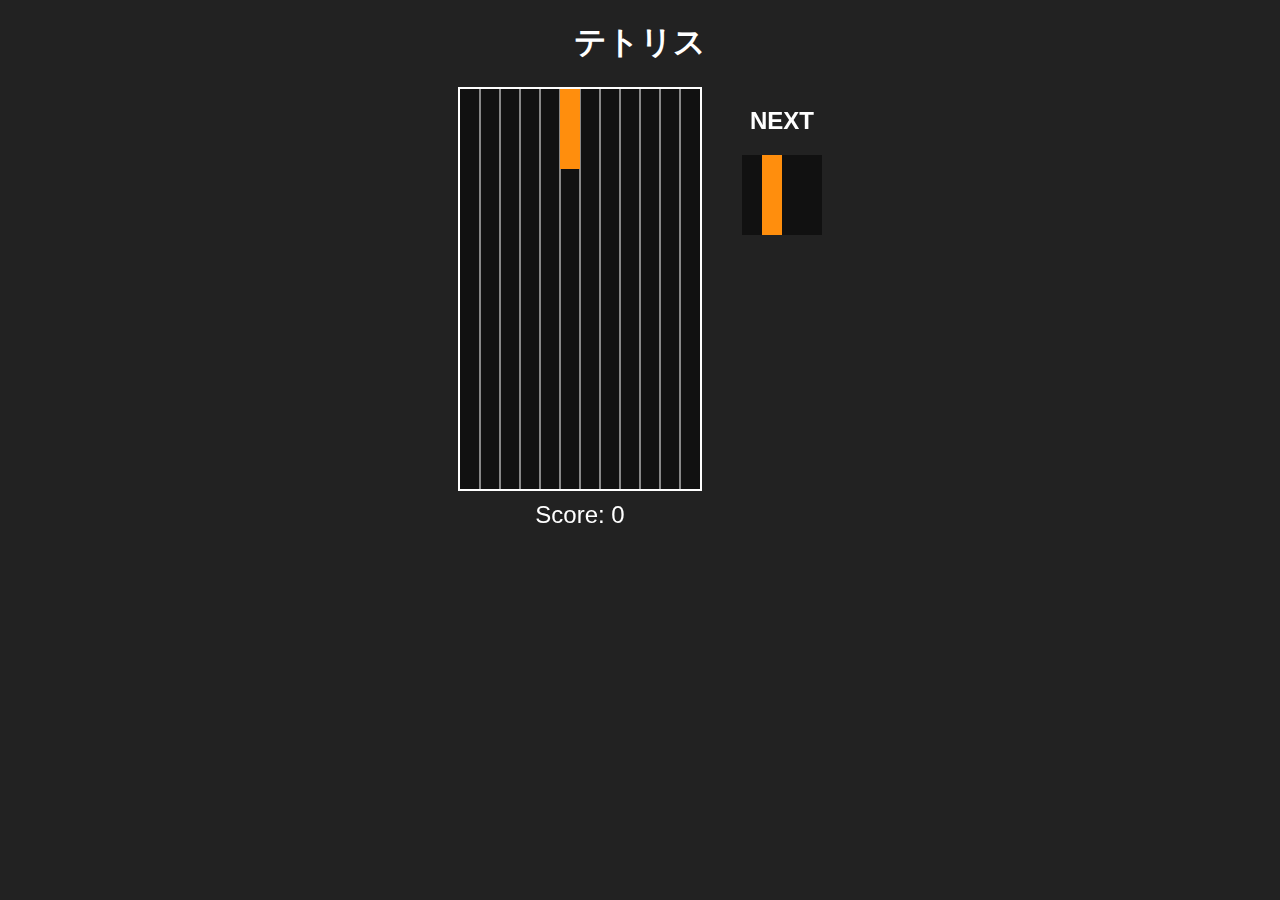
<file: index.html>
<!DOCTYPE html>
<html lang="ja">
<head>
  <meta charset="UTF-8">
  <meta name="viewport" content="width=device-width, initial-scale=1.0">
  <title>テトリス</title>
  <link rel="stylesheet" href="src/style.css">
</head>
<body>
  <h1>テトリス</h1>
  <div style="display: flex; justify-content: center; align-items: flex-start; gap: 40px;">
    <div>
      <canvas id="tetris" width="240" height="400"></canvas>
  <div id="score">Score: 0</div>
  <button id="restart" style="display:none; margin-top:20px; font-size:1.2em;">再スタート</button>
    </div>
    <div>
      <h2>NEXT</h2>
      <canvas id="next" width="80" height="80"></canvas>
    </div>
  </div>
  <script src="src/tetris.js"></script>
</body>
</html>
</file>
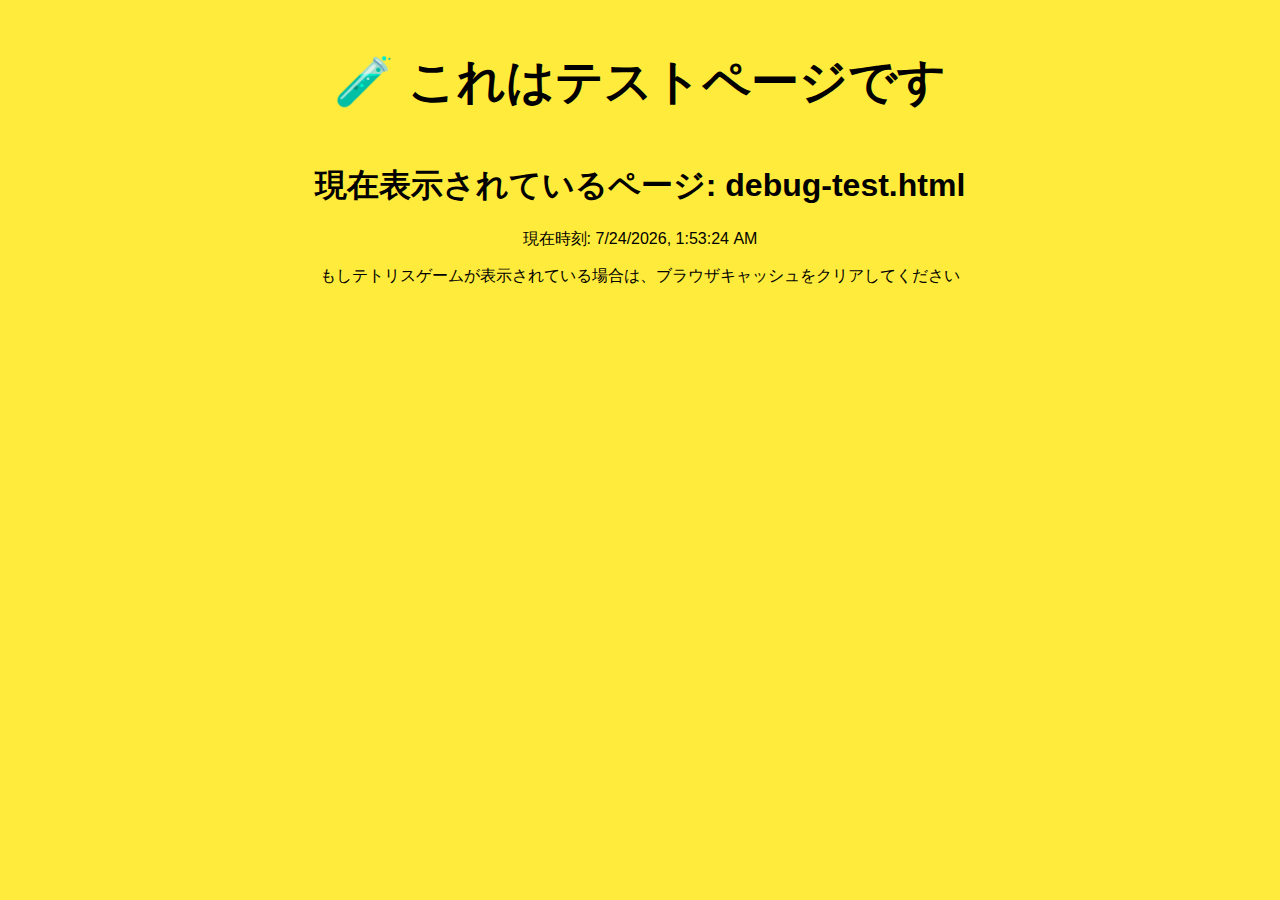
<file: debug-test.html>
<!DOCTYPE html>
<html>
<head>
    <title>ページ識別テスト</title>
    <style>
        body {
            font-family: Arial, sans-serif;
            margin: 20px;
            background: #ffeb3b;
            color: #000;
            text-align: center;
        }
        .big-text {
            font-size: 48px;
            font-weight: bold;
            margin: 50px 0;
        }
    </style>
</head>
<body>
    <div class="big-text">🧪 これはテストページです</div>
    <h1>現在表示されているページ: debug-test.html</h1>
    <p>現在時刻: <span id="time"></span></p>
    <p>もしテトリスゲームが表示されている場合は、ブラウザキャッシュをクリアしてください</p>
    
    <script>
        document.getElementById('time').textContent = new Date().toLocaleString();
        console.log('DEBUG: debug-test.htmlが正しく読み込まれました');
        alert('これはdebug-test.htmlです。テトリスゲームではありません。');
    </script>
</body>
</html>
</file>
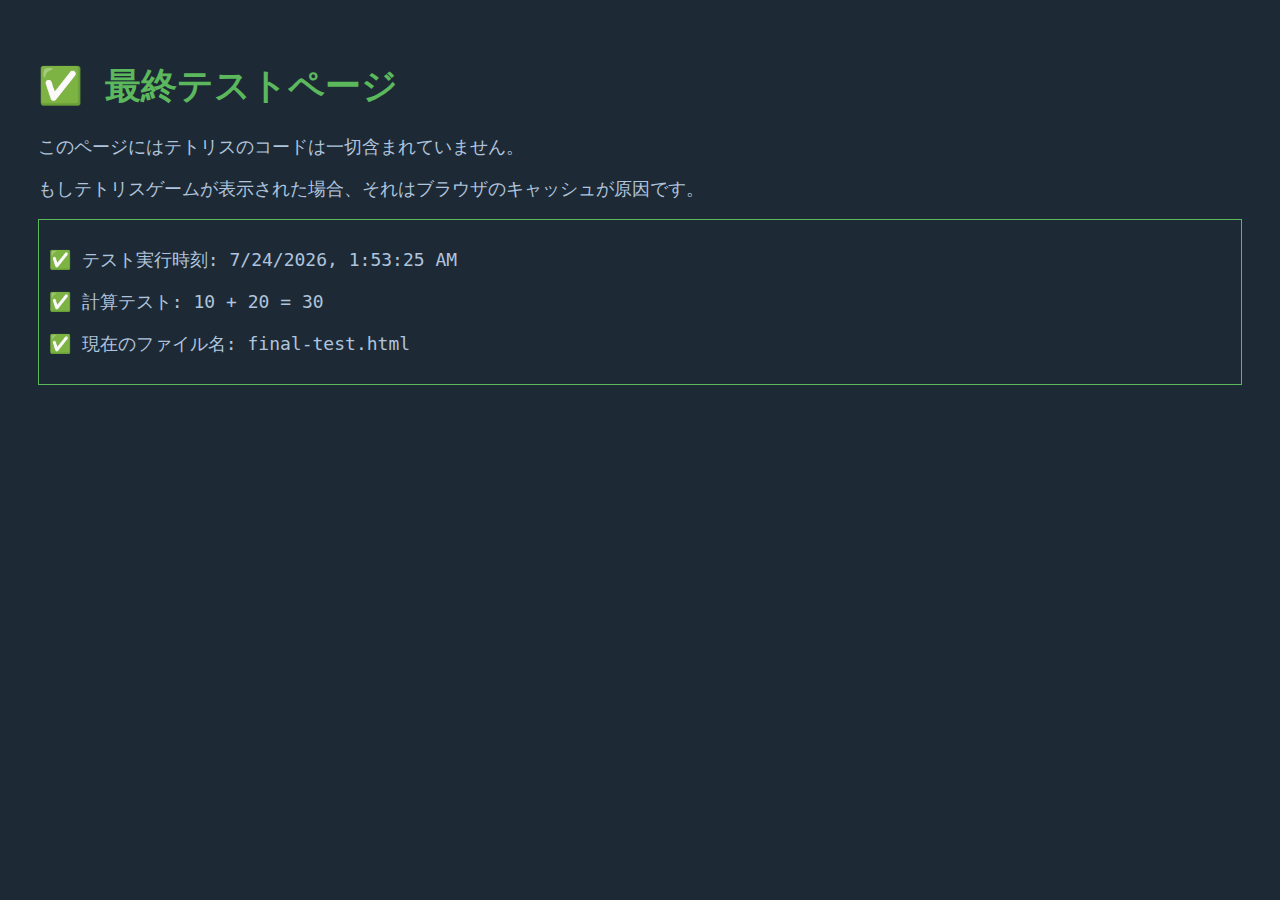
<file: final-test.html>
<!DOCTYPE html>
<html lang="ja">
<head>
    <meta charset="UTF-8">
    <title>最終テストページ</title>
    <style>
        body { 
            background: #1d2a35; 
            color: #b0c4de; 
            font-family: monospace; 
            font-size: 18px;
            padding: 30px;
        }
        h1 { color: #5cb85c; }
        .result { 
            border: 1px solid #5cb85c;
            padding: 10px;
            margin-top: 10px;
        }
    </style>
</head>
<body>
    <h1>✅ 最終テストページ</h1>
    <p>このページにはテトリスのコードは一切含まれていません。</p>
    <p>もしテトリスゲームが表示された場合、それはブラウザのキャッシュが原因です。</p>
    
    <div id="test-output" class="result"></div>

    <script>
        // このスクリプトは外部ファイルを読み込みません
        
        function runFinalTest() {
            const output = document.getElementById('test-output');
            
            // テスト1: 現在時刻の表示
            const time = new Date().toLocaleString();
            output.innerHTML += `<p>✅ テスト実行時刻: ${time}</p>`;
            
            // テスト2: 単純な計算
            const sum = 10 + 20;
            output.innerHTML += `<p>✅ 計算テスト: 10 + 20 = ${sum}</p>`;
            
            // テスト3: ページ識別
            output.innerHTML += `<p>✅ 現在のファイル名: final-test.html</p>`;
            
            console.log('Final Test Executed Successfully.');
        }
        
        // ページが完全に読み込まれた後にテストを実行
        window.onload = runFinalTest;
    </script>
</body>
</html>
</file>
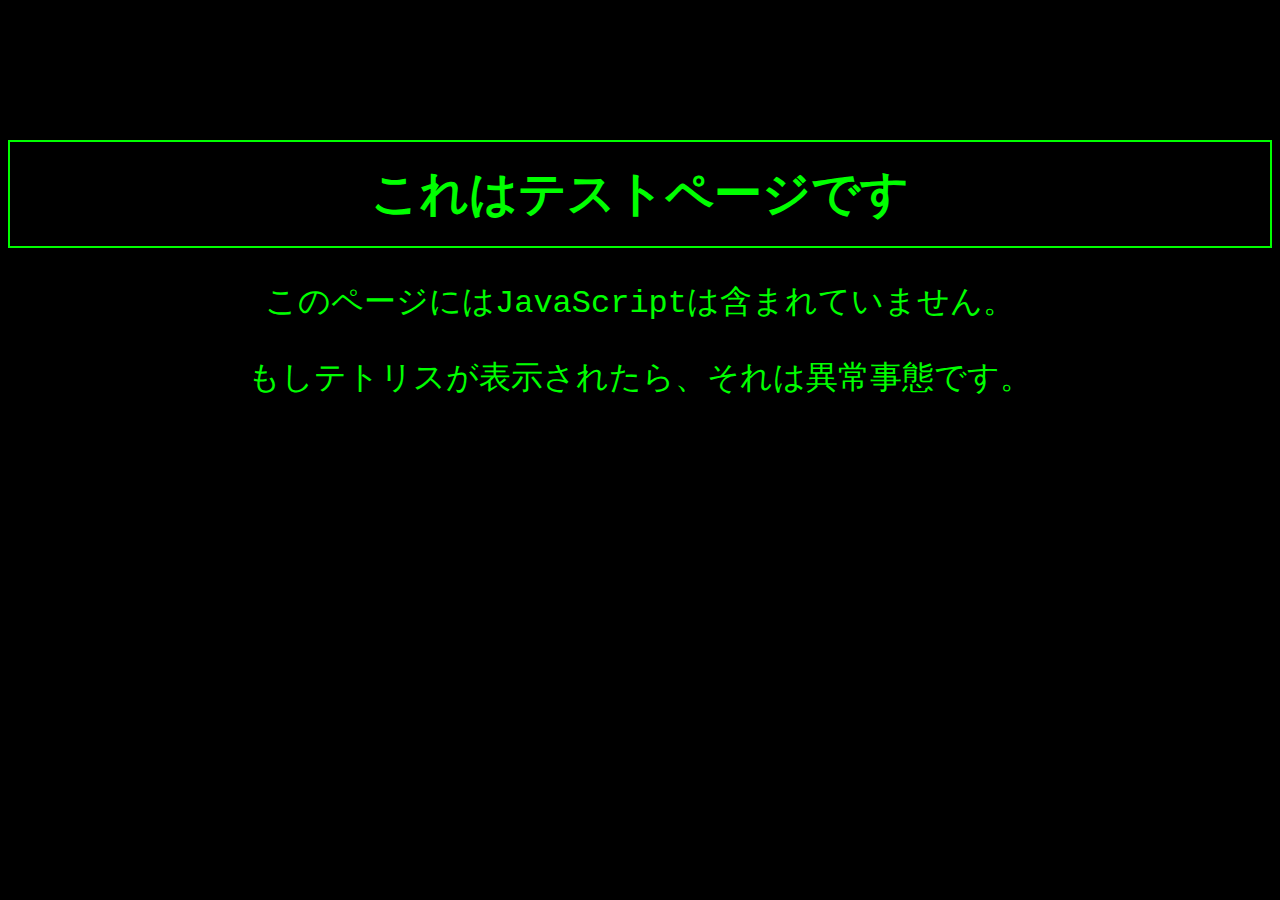
<file: proof.html>
<!DOCTYPE html>
<html lang="ja">
<head>
    <meta charset="UTF-8">
    <title>最終確認ページ</title>
    <style>
        body {
            background: #000;
            color: #0f0;
            font-family: 'Courier New', Courier, monospace;
            font-size: 24px;
            text-align: center;
            padding-top: 100px;
        }
        h1 {
            font-size: 48px;
            border: 2px solid #0f0;
            padding: 20px;
        }
        p {
            font-size: 32px;
        }
    </style>
</head>
<body>
    <h1>これはテストページです</h1>
    <p>このページにはJavaScriptは含まれていません。</p>
    <p>もしテトリスが表示されたら、それは異常事態です。</p>
</body>
</html>
</file>
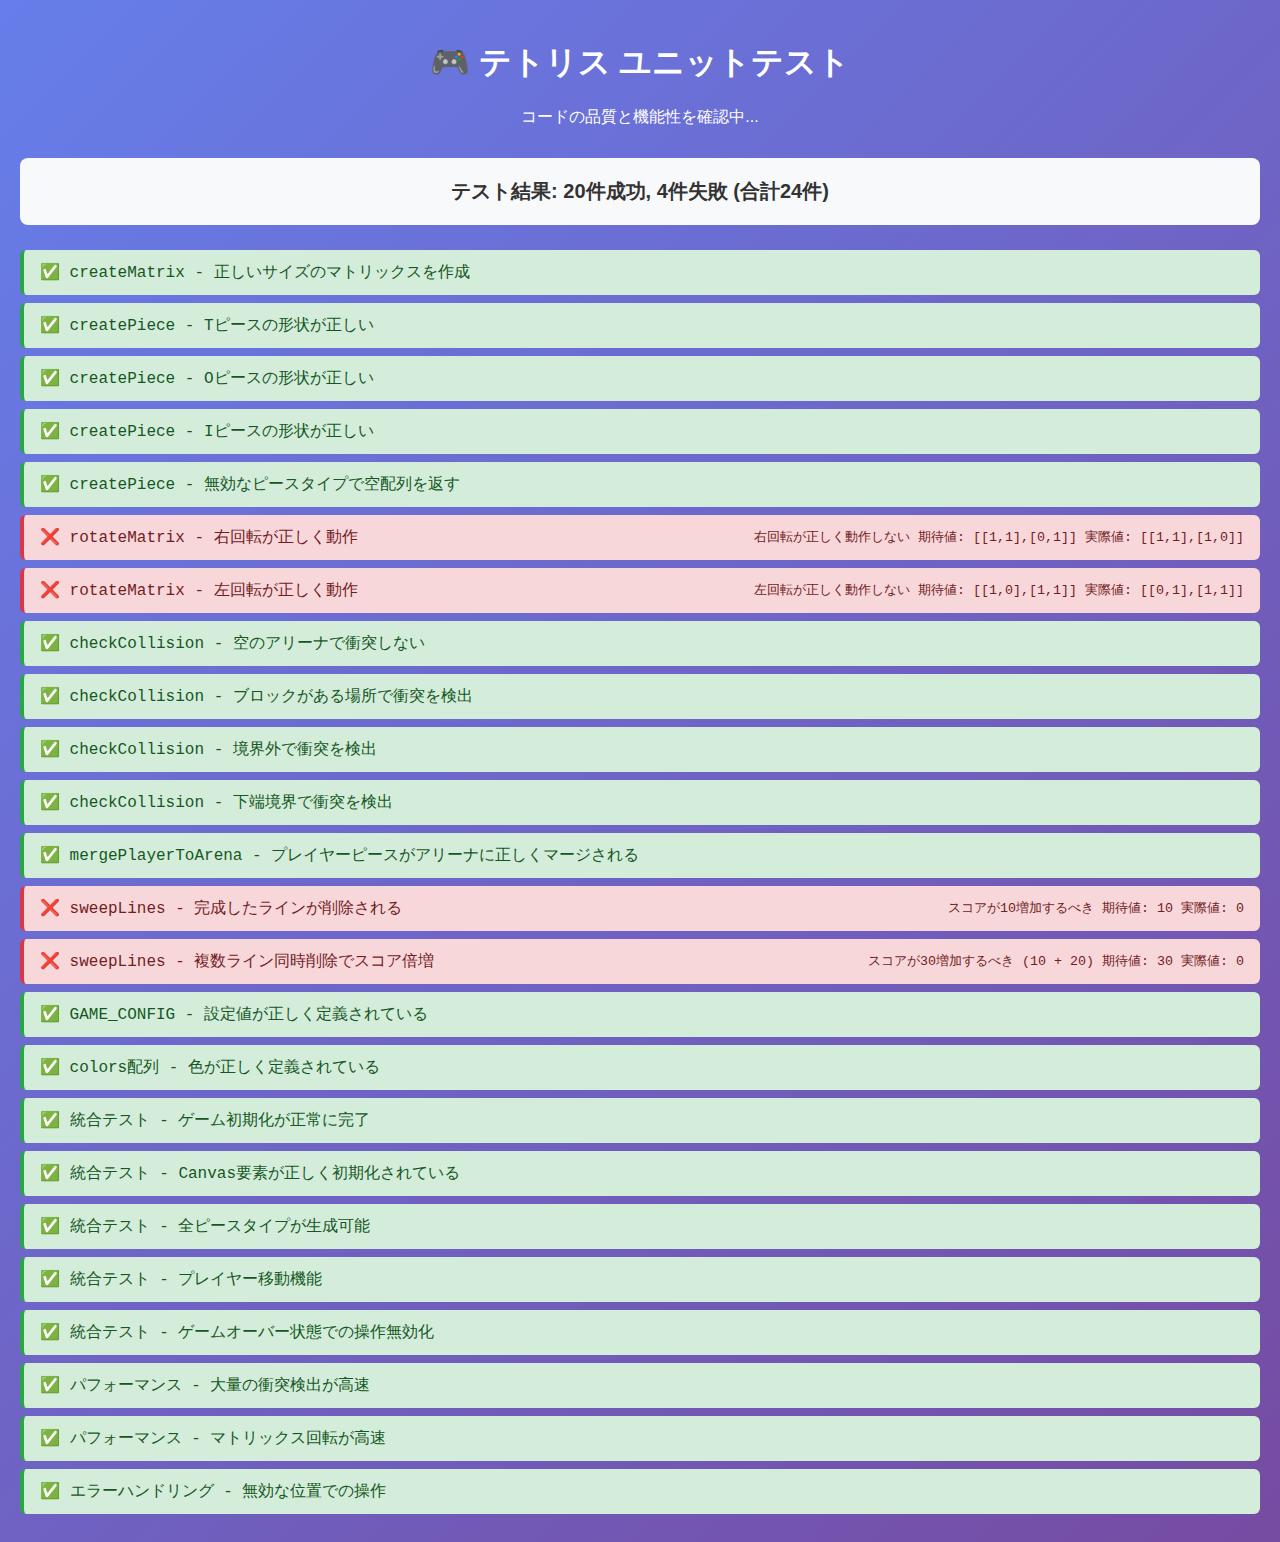
<file: test-runner.html>
<!DOCTYPE html>
<html lang="ja">
<head>
  <meta charset="UTF-8">
  <meta name="viewport" content="width=device-width, initial-scale=1.0">
  <title>テトリス テストランナー</title>
  <style>
    body {
      font-family: 'Segoe UI', Tahoma, Geneva, Verdana, sans-serif;
      margin: 0;
      padding: 20px;
      background: linear-gradient(135deg, #667eea 0%, #764ba2 100%);
      color: #333;
      min-height: 100vh;
    }
    
    .header {
      text-align: center;
      color: white;
      margin-bottom: 30px;
    }
    
    .test-container {
      background: white;
      padding: 25px;
      border-radius: 12px;
      margin-bottom: 20px;
      box-shadow: 0 8px 32px rgba(0,0,0,0.1);
      backdrop-filter: blur(10px);
    }
    
    .test-result {
      padding: 12px 16px;
      margin: 8px 0;
      border-radius: 6px;
      border-left: 4px solid;
      font-family: 'Courier New', monospace;
      display: flex;
      justify-content: space-between;
      align-items: center;
    }
    
    .test-pass {
      background: #d4edda;
      color: #155724;
      border-left-color: #28a745;
    }
    
    .test-fail {
      background: #f8d7da;
      color: #721c24;
      border-left-color: #dc3545;
    }
    
    .test-summary {
      font-size: 20px;
      font-weight: bold;
      margin: 25px 0;
      padding: 20px;
      background: #f8f9fa;
      border-radius: 8px;
      text-align: center;
    }
    
    .performance-info {
      font-size: 12px;
      color: #666;
      font-style: italic;
    }
    
    .loading {
      text-align: center;
      font-size: 18px;
      color: #666;
      margin: 40px 0;
    }
    
    .test-category {
      font-size: 18px;
      font-weight: bold;
      color: #495057;
      margin: 20px 0 10px 0;
      padding-bottom: 8px;
      border-bottom: 2px solid #e9ecef;
    }
    
    /* 非表示のcanvas要素 */
    #tetris, #next, #score, #restart {
      display: none !important;
    }
  </style>
</head>
<body>
  <div class="header">
    <h1>🎮 テトリス ユニットテスト</h1>
    <p>コードの品質と機能性を確認中...</p>
  </div>
  
  <div class="loading" id="loading">
    ⏳ テストを準備しています...
  </div>
  
  <!-- 非表示のゲーム要素（テスト用） -->
  <canvas id="tetris" width="240" height="400"></canvas>
  <canvas id="next" width="80" height="80"></canvas>
  <div id="score">Score: 0</div>
  <button id="restart">再スタート</button>
  
  <div id="test-results"></div>
  
  <script>
    // テスト専用: ゲームの自動開始を完全に無効化
    window.DISABLE_AUTO_START = true;
    
    // テトリスコアを読み込み（ゲームは開始されない）
  </script>
  <script src="tetris.js"></script>
  
  <script>
    // ローディング表示の制御
    document.addEventListener('DOMContentLoaded', () => {
      console.log('テストページが読み込まれました');
      
      // ローディング表示を更新
      const loading = document.getElementById('loading');
      loading.textContent = '🧪 テストを実行中...';
      
      // テストの開始を少し遅らせて、すべての要素が準備されるのを待つ
      setTimeout(() => {
        loading.style.display = 'none';
        
        // テトリスのゲーム関数が使用可能かチェック
        if (typeof createMatrix === 'function') {
          console.log('✅ テトリス関数が正常に読み込まれました');
          loadAndRunTests();
        } else {
          console.error('❌ テトリス関数の読み込みに失敗しました');
          document.getElementById('test-results').innerHTML = 
            '<div class="test-result test-fail">❌ テトリス関数の読み込みに失敗しました</div>';
        }
      }, 500);
    });
    
    // テストスクリプトを動的に読み込んで実行
    function loadAndRunTests() {
      const script = document.createElement('script');
      script.src = 'tetris-test.js';
      script.onload = () => {
        console.log('✅ テストスクリプトが読み込まれました');
        // テストスクリプト内でDOMContentLoadedを待っているので、手動で実行
        if (typeof testRunner !== 'undefined') {
          setTimeout(() => {
            console.log('🚀 テストを開始します');
            testRunner.runAll();
          }, 100);
        }
      };
      script.onerror = () => {
        console.error('❌ テストスクリプトの読み込みに失敗しました');
        document.getElementById('test-results').innerHTML = 
          '<div class="test-result test-fail">❌ テストスクリプトの読み込みに失敗しました</div>';
      };
      document.head.appendChild(script);
    }
  </script>
</body>
</html>
</file>
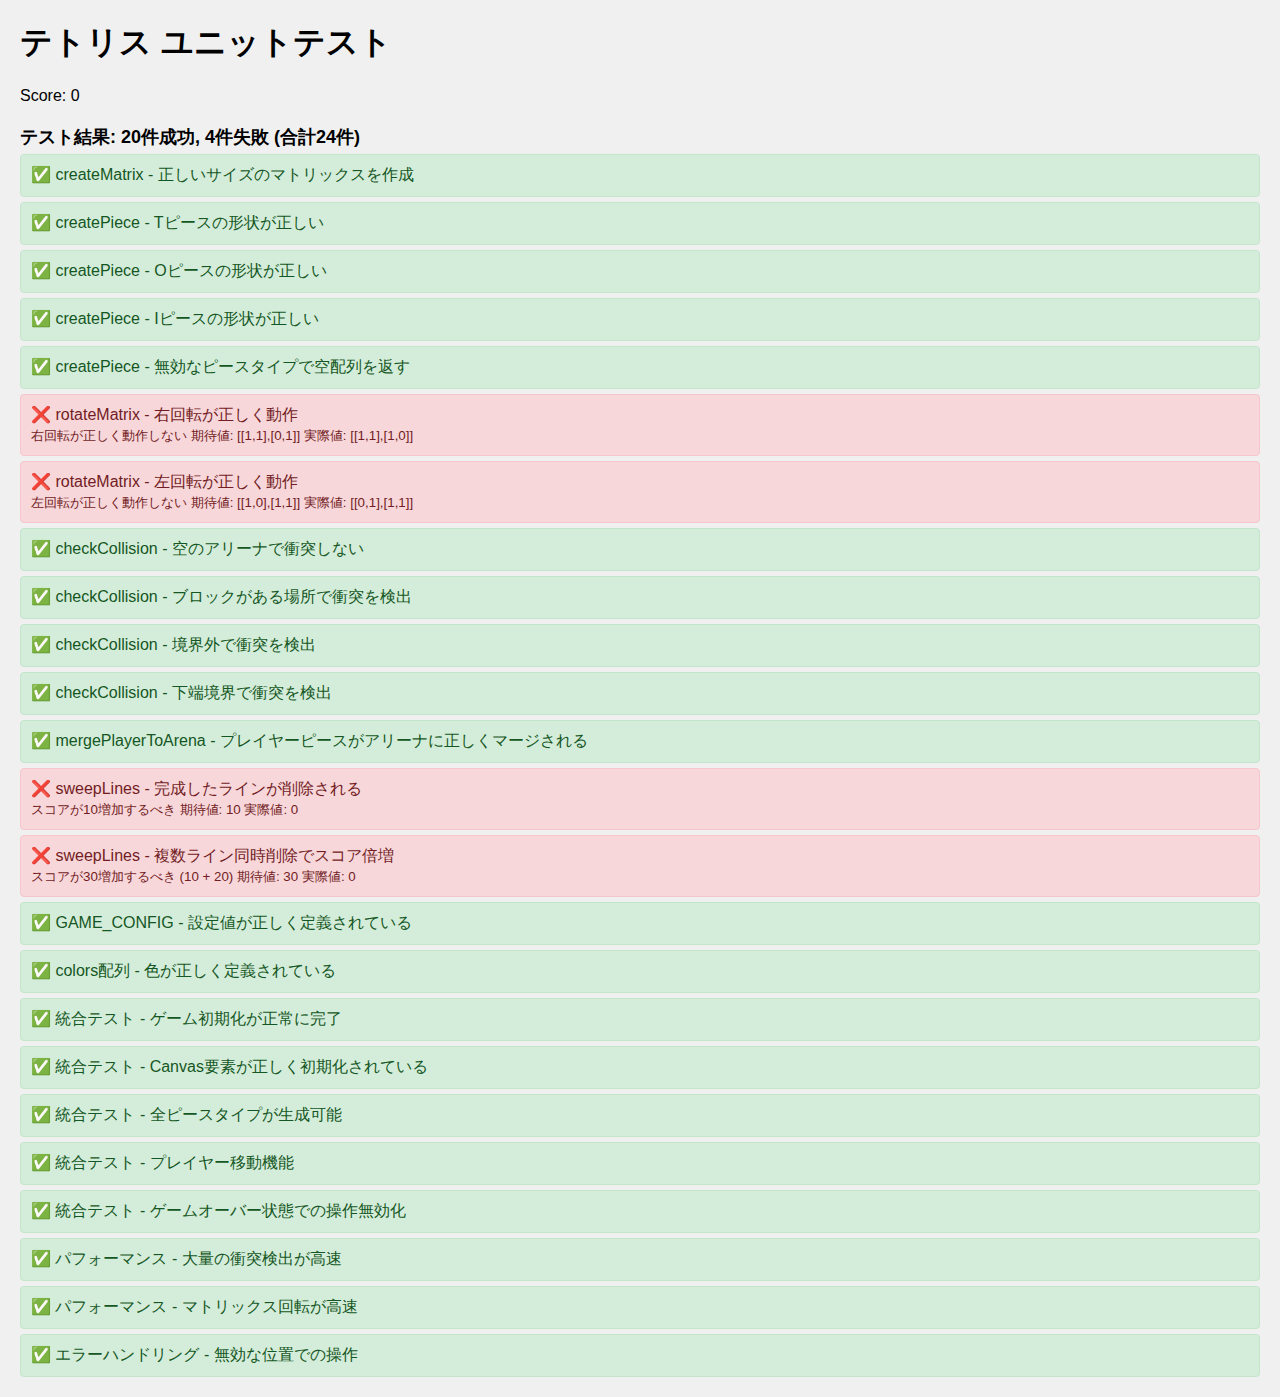
<file: test.html>
<!DOCTYPE html>
<html lang="ja">
<head>
  <meta charset="UTF-8">
  <meta name="viewport" content="width=device-width, initial-scale=1.0">
  <title>テトリス テスト</title>
  <style>
    body {
      font-family: Arial, sans-serif;
      margin: 20px;
      background: #f0f0f0;
    }
    .test-container {
      background: white;
      padding: 20px;
      border-radius: 8px;
      margin-bottom: 20px;
      box-shadow: 0 2px 4px rgba(0,0,0,0.1);
    }
    .test-result {
      padding: 10px;
      margin: 5px 0;
      border-radius: 4px;
    }
    .test-pass {
      background: #d4edda;
      color: #155724;
      border: 1px solid #c3e6cb;
    }
    .test-fail {
      background: #f8d7da;
      color: #721c24;
      border: 1px solid #f5c6cb;
    }
    .test-summary {
      font-size: 18px;
      font-weight: bold;
      margin-top: 20px;
    }
    #tetris, #next {
      display: none; /* テスト用に非表示 */
    }
  </style>
</head>
<body>
  <h1>テトリス ユニットテスト</h1>
  
  <!-- テスト用のcanvas要素（非表示） -->
  <canvas id="tetris" width="240" height="400"></canvas>
  <canvas id="next" width="80" height="80"></canvas>
  <div id="score">Score: 0</div>
  <button id="restart" style="display:none;">再スタート</button>
  
  <div id="test-results"></div>
  
  <!-- テスト専用: ゲーム関数のみ読み込み、自動開始は無効化 -->
  <script>
    // tetris.jsの内容を読み込むが、自動実行を防ぐ
    window.DISABLE_AUTO_START = true;
  </script>
  <script src="tetris.js"></script>
  
  <!-- テストコード -->
  <script src="tetris-test.js"></script>
</body>
</html>
</file>
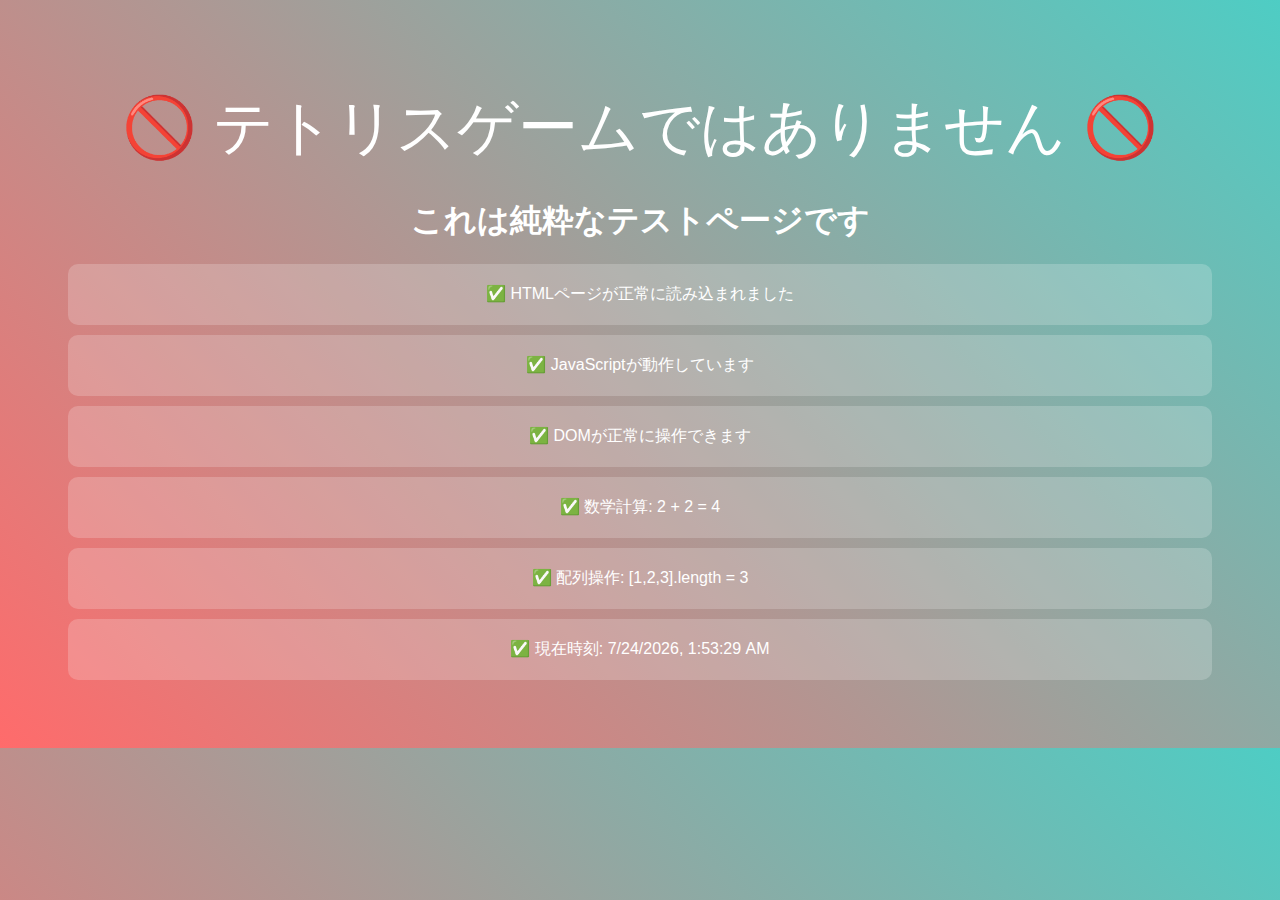
<file: verified-test.html>
<!DOCTYPE html>
<html>
<head>
    <title>確実なテストページ</title>
    <style>
        body {
            font-family: Arial, sans-serif;
            background: linear-gradient(45deg, #ff6b6b, #4ecdc4);
            color: white;
            text-align: center;
            padding: 50px;
        }
        .header { font-size: 60px; margin: 30px 0; }
        .test-result { 
            background: rgba(255,255,255,0.2);
            padding: 20px;
            margin: 10px;
            border-radius: 10px;
        }
    </style>
</head>
<body>
    <div class="header">🚫 テトリスゲームではありません 🚫</div>
    <h1>これは純粋なテストページです</h1>
    
    <div id="results"></div>
    
    <script>
        const results = document.getElementById('results');
        
        // テスト関数（ゲーム要素なし）
        function simpleTest() {
            const tests = [
                '✅ HTMLページが正常に読み込まれました',
                '✅ JavaScriptが動作しています',  
                '✅ DOMが正常に操作できます',
                '✅ 数学計算: 2 + 2 = ' + (2 + 2),
                '✅ 配列操作: [1,2,3].length = ' + [1,2,3].length,
                '✅ 現在時刻: ' + new Date().toLocaleString()
            ];
            
            tests.forEach(test => {
                const div = document.createElement('div');
                div.className = 'test-result';
                div.textContent = test;
                results.appendChild(div);
            });
        }
        
        // ページ読み込み完了後にテスト実行
        window.addEventListener('load', simpleTest);
        
        // デバッグ情報
        console.log('確実なテストページが読み込まれました - ゲーム要素は一切ありません');
    </script>
</body>
</html>
</file>
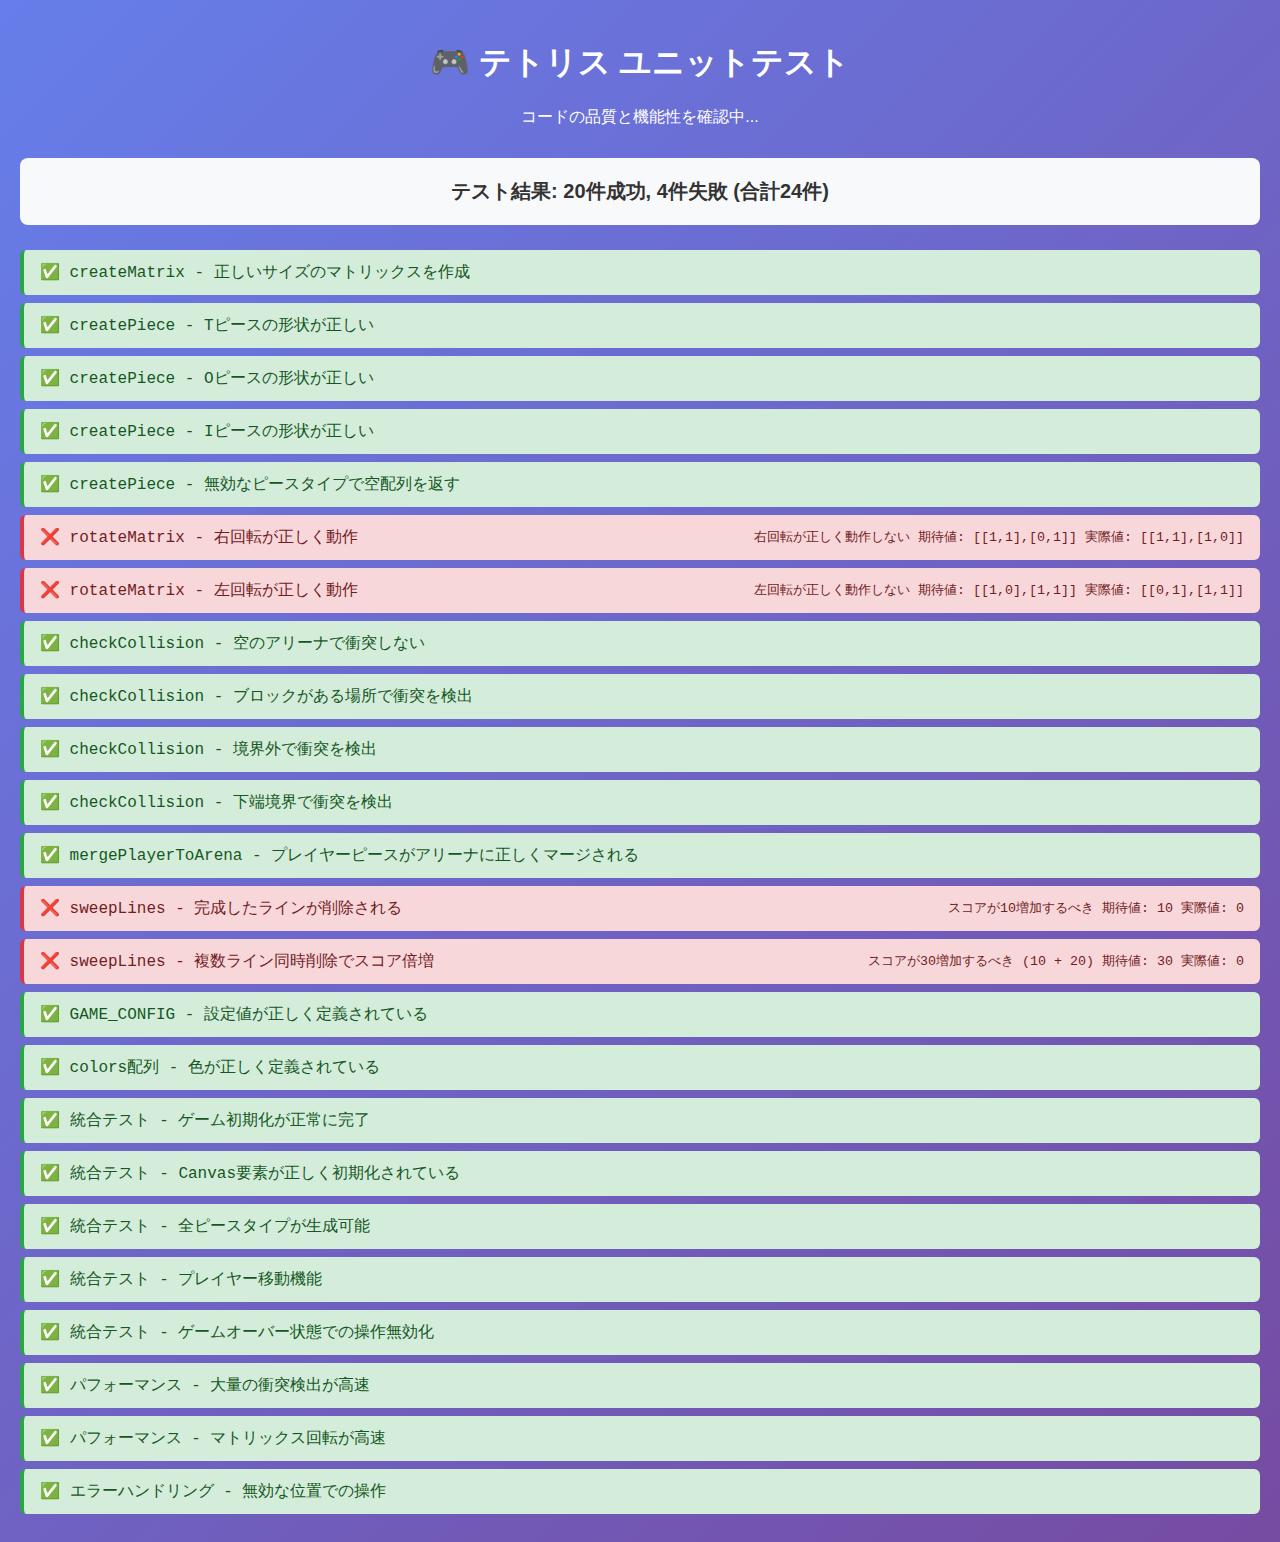
<file: test/test-runner.html>
<!DOCTYPE html>
<html lang="ja">
<head>
  <meta charset="UTF-8">
  <meta name="viewport" content="width=device-width, initial-scale=1.0">
  <title>テトリス テストランナー</title>
  <style>
    body {
      font-family: 'Segoe UI', Tahoma, Geneva, Verdana, sans-serif;
      margin: 0;
      padding: 20px;
      background: linear-gradient(135deg, #667eea 0%, #764ba2 100%);
      color: #333;
      min-height: 100vh;
    }
    
    .header {
      text-align: center;
      color: white;
      margin-bottom: 30px;
    }
    
    .test-container {
      background: white;
      padding: 25px;
      border-radius: 12px;
      margin-bottom: 20px;
      box-shadow: 0 8px 32px rgba(0,0,0,0.1);
      backdrop-filter: blur(10px);
    }
    
    .test-result {
      padding: 12px 16px;
      margin: 8px 0;
      border-radius: 6px;
      border-left: 4px solid;
      font-family: 'Courier New', monospace;
      display: flex;
      justify-content: space-between;
      align-items: center;
    }
    
    .test-pass {
      background: #d4edda;
      color: #155724;
      border-left-color: #28a745;
    }
    
    .test-fail {
      background: #f8d7da;
      color: #721c24;
      border-left-color: #dc3545;
    }
    
    .test-summary {
      font-size: 20px;
      font-weight: bold;
      margin: 25px 0;
      padding: 20px;
      background: #f8f9fa;
      border-radius: 8px;
      text-align: center;
    }
    
    .performance-info {
      font-size: 12px;
      color: #666;
      font-style: italic;
    }
    
    .loading {
      text-align: center;
      font-size: 18px;
      color: #666;
      margin: 40px 0;
    }
    
    .test-category {
      font-size: 18px;
      font-weight: bold;
      color: #495057;
      margin: 20px 0 10px 0;
      padding-bottom: 8px;
      border-bottom: 2px solid #e9ecef;
    }
    
    /* 非表示のcanvas要素 */
    #tetris, #next, #score, #restart {
      display: none !important;
    }
  </style>
</head>
<body>
  <div class="header">
    <h1>🎮 テトリス ユニットテスト</h1>
    <p>コードの品質と機能性を確認中...</p>
  </div>
  
  <div class="loading" id="loading">
    ⏳ テストを準備しています...
  </div>
  
  <!-- 非表示のゲーム要素（テスト用） -->
  <canvas id="tetris" width="240" height="400"></canvas>
  <canvas id="next" width="80" height="80"></canvas>
  <div id="score">Score: 0</div>
  <button id="restart">再スタート</button>
  
  <div id="test-results"></div>
  
  <script>
    // テスト専用: ゲームの自動開始を完全に無効化
    window.DISABLE_AUTO_START = true;
    
    // テトリスコアを読み込み（ゲームは開始されない）
  </script>
  <script src="../src/tetris.js"></script>
  
  <script>
    // ローディング表示の制御
    document.addEventListener('DOMContentLoaded', () => {
      console.log('テストページが読み込まれました');
      
      // ローディング表示を更新
      const loading = document.getElementById('loading');
      loading.textContent = '🧪 テストを実行中...';
      
      // テストの開始を少し遅らせて、すべての要素が準備されるのを待つ
      setTimeout(() => {
        loading.style.display = 'none';
        
        // テトリスのゲーム関数が使用可能かチェック
        if (typeof createMatrix === 'function') {
          console.log('✅ テトリス関数が正常に読み込まれました');
          loadAndRunTests();
        } else {
          console.error('❌ テトリス関数の読み込みに失敗しました');
          document.getElementById('test-results').innerHTML = 
            '<div class="test-result test-fail">❌ テトリス関数の読み込みに失敗しました</div>';
        }
      }, 500);
    });
    
    // テストスクリプトを動的に読み込んで実行
    function loadAndRunTests() {
      const script = document.createElement('script');
      script.src = 'tetris-test.js';
      script.onload = () => {
        console.log('✅ テストスクリプトが読み込まれました');
        // テストスクリプト内でDOMContentLoadedを待っているので、手動で実行
        if (typeof testRunner !== 'undefined') {
          setTimeout(() => {
            console.log('🚀 テストを開始します');
            testRunner.runAll();
          }, 100);
        }
      };
      script.onerror = () => {
        console.error('❌ テストスクリプトの読み込みに失敗しました');
        document.getElementById('test-results').innerHTML = 
          '<div class="test-result test-fail">❌ テストスクリプトの読み込みに失敗しました</div>';
      };
      document.head.appendChild(script);
    }
  </script>
</body>
</html>
</file>
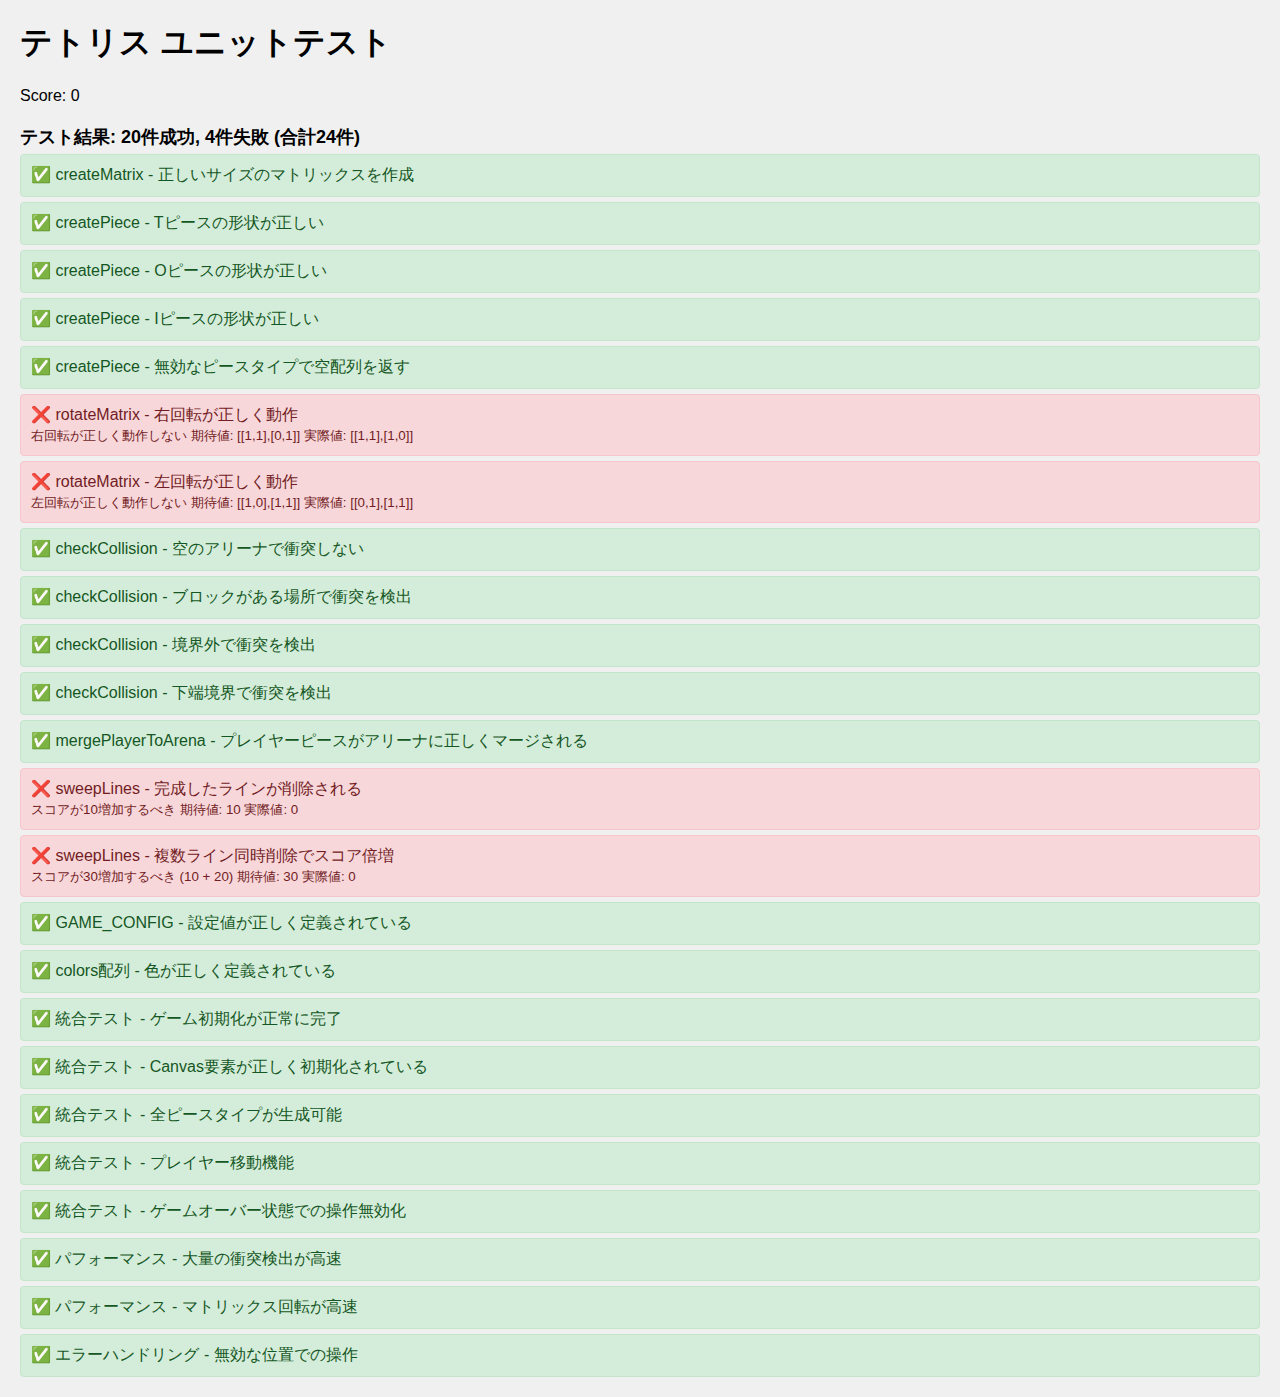
<file: test/test.html>
<!DOCTYPE html>
<html lang="ja">
<head>
  <meta charset="UTF-8">
  <meta name="viewport" content="width=device-width, initial-scale=1.0">
  <title>テトリス テスト</title>
  <style>
    body {
      font-family: Arial, sans-serif;
      margin: 20px;
      background: #f0f0f0;
    }
    .test-container {
      background: white;
      padding: 20px;
      border-radius: 8px;
      margin-bottom: 20px;
      box-shadow: 0 2px 4px rgba(0,0,0,0.1);
    }
    .test-result {
      padding: 10px;
      margin: 5px 0;
      border-radius: 4px;
    }
    .test-pass {
      background: #d4edda;
      color: #155724;
      border: 1px solid #c3e6cb;
    }
    .test-fail {
      background: #f8d7da;
      color: #721c24;
      border: 1px solid #f5c6cb;
    }
    .test-summary {
      font-size: 18px;
      font-weight: bold;
      margin-top: 20px;
    }
    #tetris, #next {
      display: none; /* テスト用に非表示 */
    }
  </style>
</head>
<body>
  <h1>テトリス ユニットテスト</h1>
  
  <!-- テスト用のcanvas要素（非表示） -->
  <canvas id="tetris" width="240" height="400"></canvas>
  <canvas id="next" width="80" height="80"></canvas>
  <div id="score">Score: 0</div>
  <button id="restart" style="display:none;">再スタート</button>
  
  <div id="test-results"></div>
  
  <!-- テスト専用: ゲーム関数のみ読み込み、自動開始は無効化 -->
  <script>
    // tetris.jsの内容を読み込むが、自動実行を防ぐ
    window.DISABLE_AUTO_START = true;
  </script>
  <script src="../src/tetris.js"></script>
  
  <!-- テストコード -->
  <script src="tetris-test.js"></script>
</body>
</html>
</file>
<file: src/style.css>
body {
  background: #222;
  color: #fff;
  text-align: center;
  font-family: sans-serif;
}

canvas {
  background: #111;
  display: block;
  margin: 0 auto;
}

#tetris {
  border: 2px solid #fff;
}
#score {
  font-size: 1.5em;
  margin-top: 10px;
}
</file>
